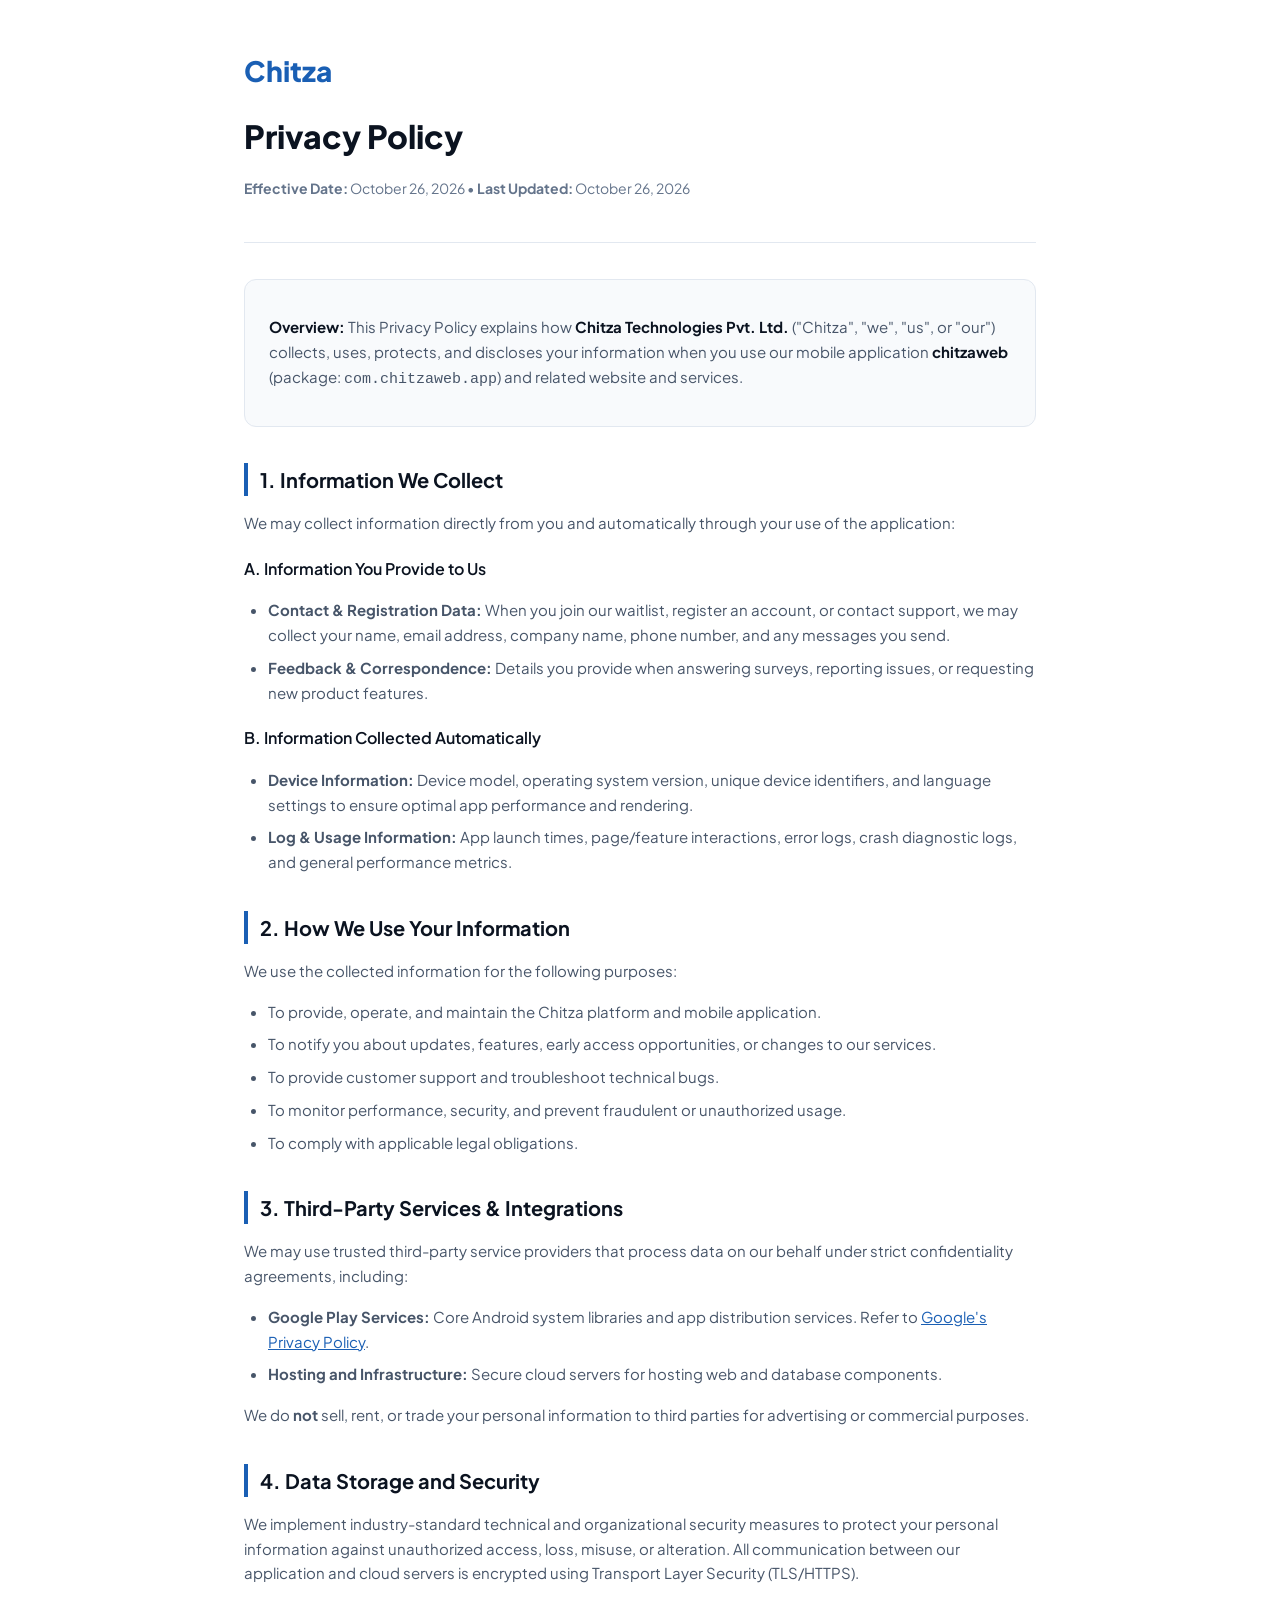
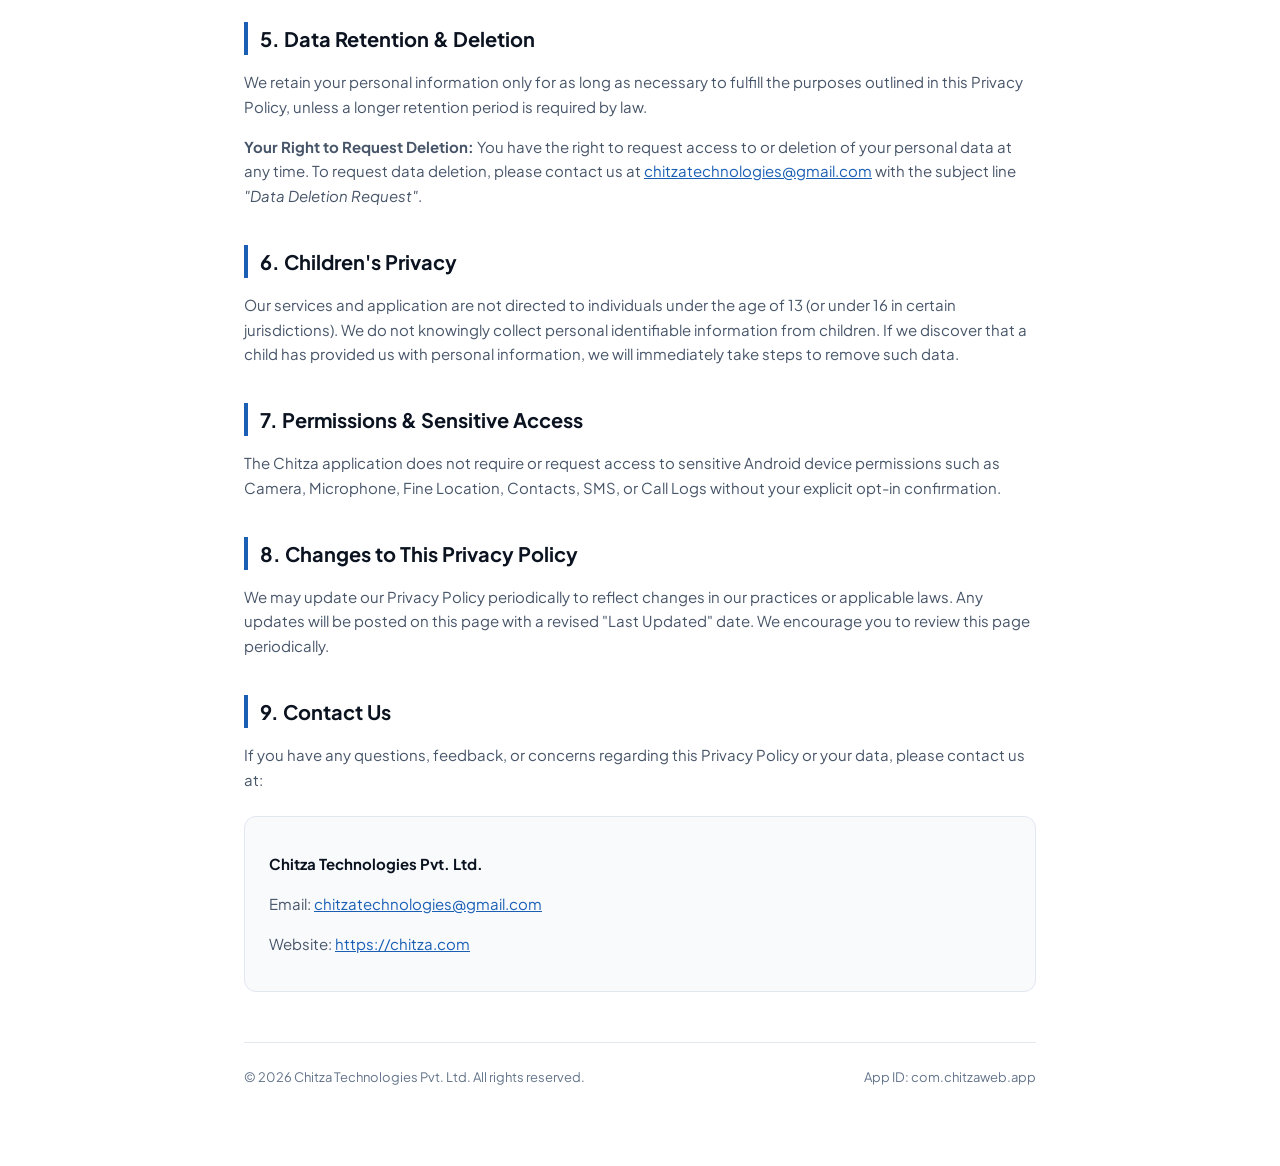
<file: privacy-policy.html>
<!DOCTYPE html>
<html lang="en">
<head>
  <meta charset="UTF-8">
  <meta name="viewport" content="width=device-width, initial-scale=1.0">
  <title>Privacy Policy - Chitza</title>
  <link rel="preconnect" href="https://fonts.googleapis.com">
  <link rel="preconnect" href="https://fonts.gstatic.com" crossorigin>
  <link href="https://fonts.googleapis.com/css2?family=Plus+Jakarta+Sans:wght@400;500;600;700;800&display=swap" rel="stylesheet">
  <style>
    :root {
      --ink: #0b1320;
      --body: #475569;
      --soft: #64748b;
      --blue: #1a5fb4;
      --line: #e2e8f0;
      --bg: #ffffff;
      --card-bg: #f8fafc;
    }
    *, *::before, *::after { box-sizing: border-box; }
    body {
      font-family: 'Plus Jakarta Sans', -apple-system, BlinkMacSystemFont, 'Segoe UI', Roboto, sans-serif;
      color: var(--ink);
      background: var(--bg);
      line-height: 1.65;
      margin: 0;
      padding: 0;
      -webkit-font-smoothing: antialiased;
    }
    .container {
      max-width: 840px;
      margin: 0 auto;
      padding: 48px 24px 80px;
    }
    header {
      border-bottom: 1px solid var(--line);
      padding-bottom: 28px;
      margin-bottom: 36px;
    }
    .brand-title {
      font-size: 28px;
      font-weight: 800;
      color: var(--blue);
      text-decoration: none;
      display: inline-block;
      margin-bottom: 8px;
    }
    h1 {
      font-size: 32px;
      font-weight: 800;
      margin: 8px 0 12px;
      color: var(--ink);
    }
    .meta {
      font-size: 14px;
      color: var(--soft);
    }
    h2 {
      font-size: 20px;
      font-weight: 700;
      margin: 36px 0 14px;
      color: var(--ink);
      border-left: 4px solid var(--blue);
      padding-left: 12px;
    }
    h3 {
      font-size: 16px;
      font-weight: 600;
      margin: 20px 0 8px;
      color: var(--ink);
    }
    p, li {
      font-size: 15px;
      color: var(--body);
      margin-bottom: 14px;
    }
    ul {
      padding-left: 24px;
      margin-bottom: 16px;
    }
    li {
      margin-bottom: 8px;
    }
    .highlight-card {
      background: var(--card-bg);
      border: 1px solid var(--line);
      border-radius: 12px;
      padding: 20px 24px;
      margin: 24px 0;
    }
    .highlight-card strong {
      color: var(--ink);
    }
    a {
      color: var(--blue);
      text-decoration: underline;
    }
    footer {
      border-top: 1px solid var(--line);
      margin-top: 50px;
      padding-top: 24px;
      font-size: 13px;
      color: var(--soft);
      display: flex;
      justify-content: space-between;
      flex-wrap: wrap;
      gap: 12px;
    }
  </style>
</head>
<body>
  <div class="container">
    <header>
      <a href="/" class="brand-title">Chitza</a>
      <h1>Privacy Policy</h1>
      <p class="meta"><strong>Effective Date:</strong> October 26, 2026 &bull; <strong>Last Updated:</strong> October 26, 2026</p>
    </header>

    <main>
      <div class="highlight-card">
        <p><strong>Overview:</strong> This Privacy Policy explains how <strong>Chitza Technologies Pvt. Ltd.</strong> ("Chitza", "we", "us", or "our") collects, uses, protects, and discloses your information when you use our mobile application <strong>chitzaweb</strong> (package: <code>com.chitzaweb.app</code>) and related website and services.</p>
      </div>

      <h2>1. Information We Collect</h2>
      <p>We may collect information directly from you and automatically through your use of the application:</p>
      
      <h3>A. Information You Provide to Us</h3>
      <ul>
        <li><strong>Contact & Registration Data:</strong> When you join our waitlist, register an account, or contact support, we may collect your name, email address, company name, phone number, and any messages you send.</li>
        <li><strong>Feedback & Correspondence:</strong> Details you provide when answering surveys, reporting issues, or requesting new product features.</li>
      </ul>

      <h3>B. Information Collected Automatically</h3>
      <ul>
        <li><strong>Device Information:</strong> Device model, operating system version, unique device identifiers, and language settings to ensure optimal app performance and rendering.</li>
        <li><strong>Log & Usage Information:</strong> App launch times, page/feature interactions, error logs, crash diagnostic logs, and general performance metrics.</li>
      </ul>

      <h2>2. How We Use Your Information</h2>
      <p>We use the collected information for the following purposes:</p>
      <ul>
        <li>To provide, operate, and maintain the Chitza platform and mobile application.</li>
        <li>To notify you about updates, features, early access opportunities, or changes to our services.</li>
        <li>To provide customer support and troubleshoot technical bugs.</li>
        <li>To monitor performance, security, and prevent fraudulent or unauthorized usage.</li>
        <li>To comply with applicable legal obligations.</li>
      </ul>

      <h2>3. Third-Party Services & Integrations</h2>
      <p>We may use trusted third-party service providers that process data on our behalf under strict confidentiality agreements, including:</p>
      <ul>
        <li><strong>Google Play Services:</strong> Core Android system libraries and app distribution services. Refer to <a href="https://policies.google.com/privacy" target="_blank" rel="noopener">Google's Privacy Policy</a>.</li>
        <li><strong>Hosting and Infrastructure:</strong> Secure cloud servers for hosting web and database components.</li>
      </ul>
      <p>We do <strong>not</strong> sell, rent, or trade your personal information to third parties for advertising or commercial purposes.</p>

      <h2>4. Data Storage and Security</h2>
      <p>We implement industry-standard technical and organizational security measures to protect your personal information against unauthorized access, loss, misuse, or alteration. All communication between our application and cloud servers is encrypted using Transport Layer Security (TLS/HTTPS).</p>

      <h2>5. Data Retention & Deletion</h2>
      <p>We retain your personal information only for as long as necessary to fulfill the purposes outlined in this Privacy Policy, unless a longer retention period is required by law.</p>
      <p><strong>Your Right to Request Deletion:</strong> You have the right to request access to or deletion of your personal data at any time. To request data deletion, please contact us at <a href="mailto:chitzatechnologies@gmail.com">chitzatechnologies@gmail.com</a> with the subject line <em>"Data Deletion Request"</em>.</p>

      <h2>6. Children's Privacy</h2>
      <p>Our services and application are not directed to individuals under the age of 13 (or under 16 in certain jurisdictions). We do not knowingly collect personal identifiable information from children. If we discover that a child has provided us with personal information, we will immediately take steps to remove such data.</p>

      <h2>7. Permissions & Sensitive Access</h2>
      <p>The Chitza application does not require or request access to sensitive Android device permissions such as Camera, Microphone, Fine Location, Contacts, SMS, or Call Logs without your explicit opt-in confirmation.</p>

      <h2>8. Changes to This Privacy Policy</h2>
      <p>We may update our Privacy Policy periodically to reflect changes in our practices or applicable laws. Any updates will be posted on this page with a revised "Last Updated" date. We encourage you to review this page periodically.</p>

      <h2>9. Contact Us</h2>
      <p>If you have any questions, feedback, or concerns regarding this Privacy Policy or your data, please contact us at:</p>
      <div class="highlight-card">
        <p><strong>Chitza Technologies Pvt. Ltd.</strong></p>
        <p>Email: <a href="mailto:chitzatechnologies@gmail.com">chitzatechnologies@gmail.com</a></p>
        <p>Website: <a href="https://chitza.com">https://chitza.com</a></p>
      </div>
    </main>

    <footer>
      <span>&copy; 2026 Chitza Technologies Pvt. Ltd. All rights reserved.</span>
      <span>App ID: com.chitzaweb.app</span>
    </footer>
  </div>
</body>
</html>
</file>
